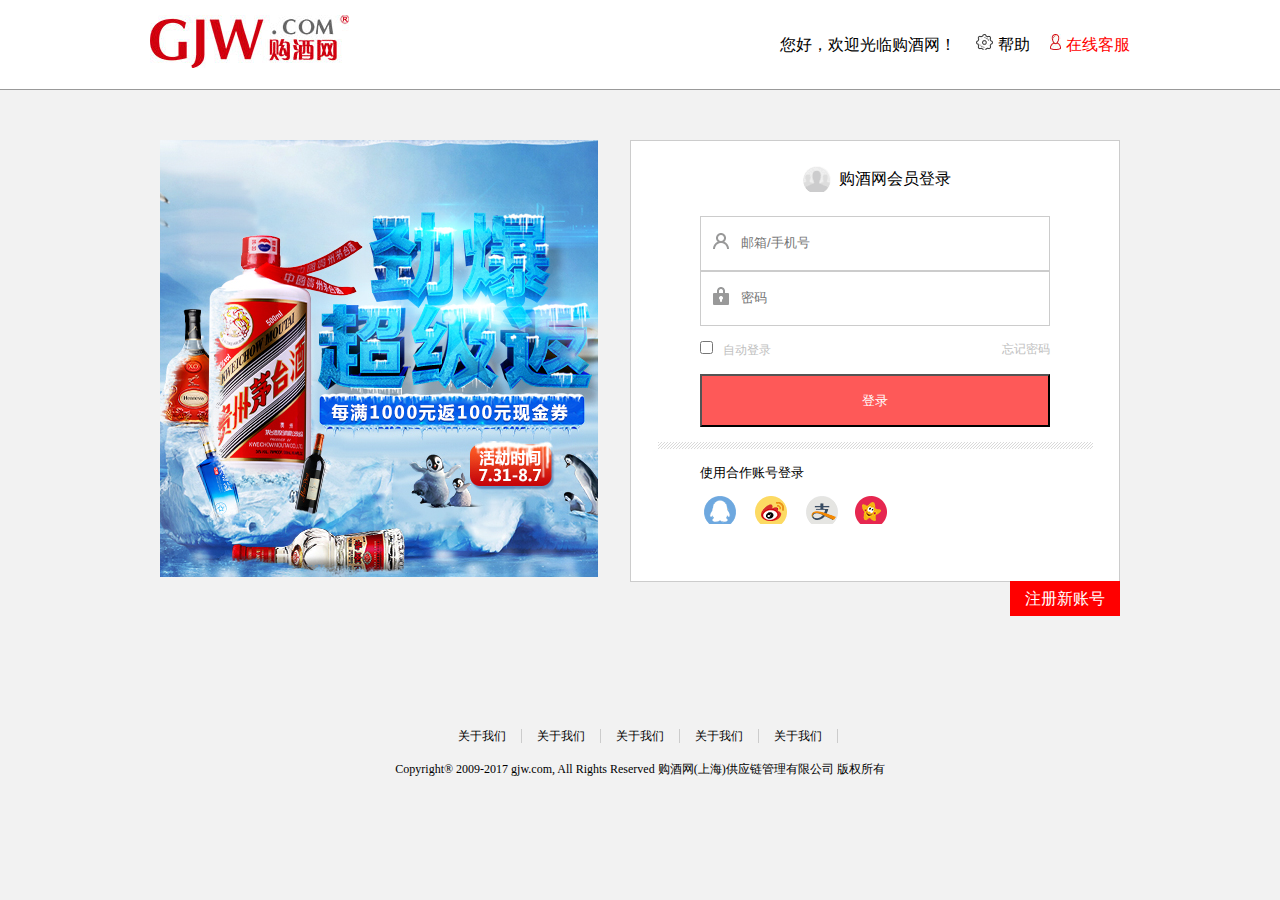
<file: login.html>
<!DOCTYPE html>
<html>
	<head>
		<meta charset="UTF-8">
		<title>购酒网登录</title>
		<link rel="stylesheet" href="css/register.css">
		<script src="js/jquery-1.11.3.js"></script>
	</head>
	<body>
		<!-------------------------top---------------------------->
		<div class="top">
			<div class="top1">
				<h1><img src="imgregister/hd_logo.jpg"></h1>
				<ul>
					<li>您好，欢迎光临购酒网！</li>
					<li><a href="#"><img src="imgregister/shezhi.jpg">帮助</a></li>
					<li><a href="#" class="kufu"><img src="imgregister/kefu.jpg">在线客服</a></li>										
				</ul>
			</div>
		</div>
		<!--------------------------main--------------------->
		<div class="main">
			<div class="content_m">
			<div class="denglu"> 
				<div class="left">
					<h1>
					<img src="imgregister/left.jpg">
					</h1>
				</div>

				<div class="right">						
					<div class="tdeng">
						<p><span></span>购酒网会员登录</p>
					</div>
					
					<div class="login_1">		
						<ol>
							<li><span></span><input type="text" id="lphone" placeholder="邮箱/手机号"></li>
							<li><span></span><input type="password" id="lpsd1" placeholder="密码"></span></li>
							<p><span><input type="checkbox" id="che">自动登录 </span> <a href="#">忘记密码</a></p>
							<input type="submit" value="登录" id="dbtn">				
						</ol>
							<h1><em></em></h1>
							<h5>使用合作账号登录</h5>
							<h2><a href="#"></a><a href="#"></a><a href="#"></a><a href="#"></a></h2>
					</div>						
					
				</div>
				<div class="new">
						<a href="register.html">注册新账号</a>
				</div>
			</div>
			</div>
		</div>
		<div class="foot">
			<p><a href="#">关于我们</a><a href="#">关于我们</a><a href="#">关于我们</a><a href="#">关于我们</a><a href="#">关于我们</a></p>
	 	    <p class="bq">Copyright® 2009-2017 gjw.com, All Rights Reserved 购酒网(上海)供应链管理有限公司 版权所有</p>
		</div>
	</body>
	<script src="js/function.js"></script>
	<script src="js/login.js"></script>
	
</html>
</file>
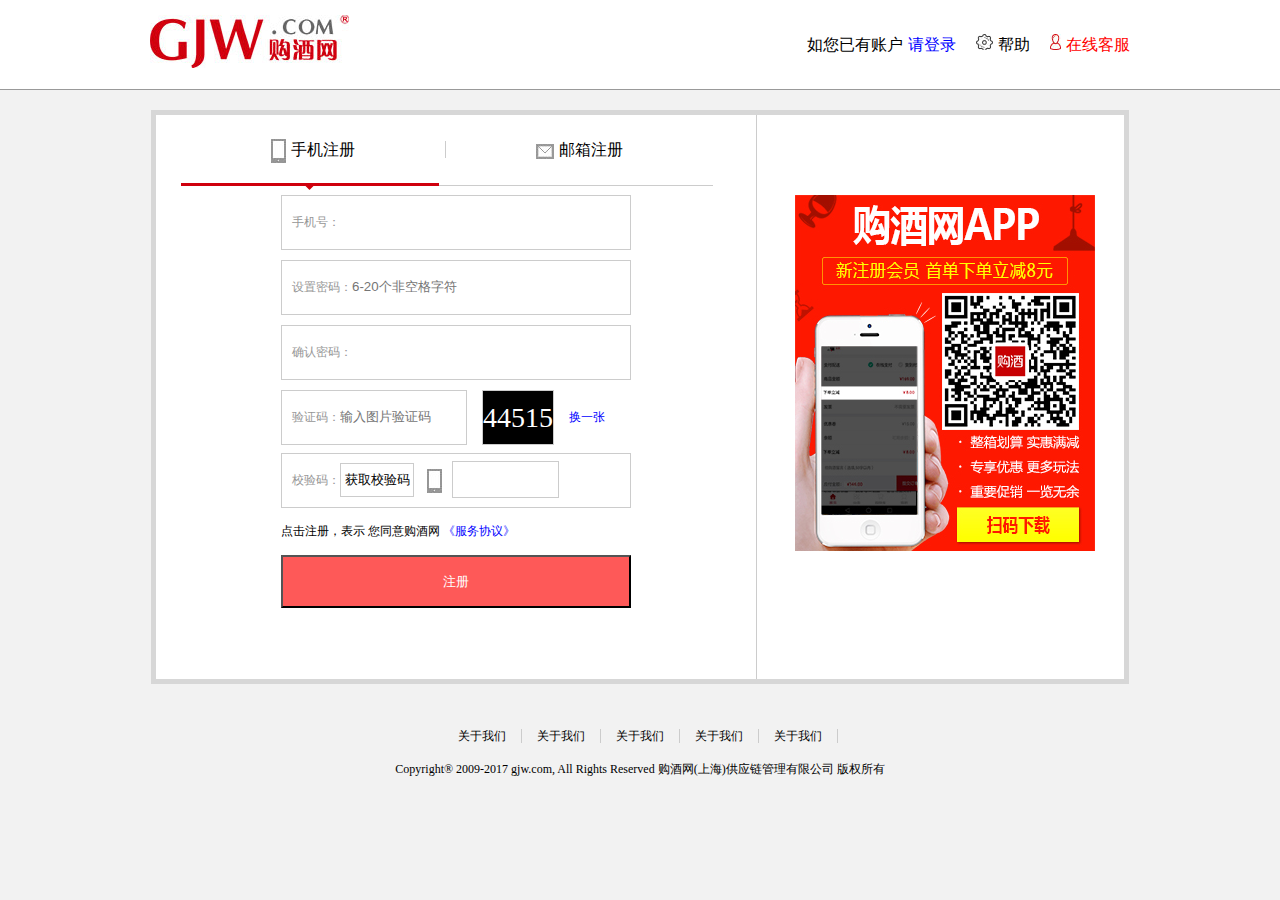
<file: register.html>
<!DOCTYPE html>
<html>
	<head>
		<meta charset="UTF-8">
		<title>购酒网注册</title>
		<link rel="stylesheet" href="css/register.css">
		<script src="js/jquery-1.11.3.js"></script>
	</head>
	<body>
		<!-------------------------top---------------------------->
		<div class="top">
			<div class="top1">
				<h1><img src="imgregister/hd_logo.jpg"></h1>
				<ul>
					<li>如您已有账户<a href="login.html" class="reg">请登录</a></li>
					<li><a href="#"><img src="imgregister/shezhi.jpg">帮助</a></li>
					<li><a href="#" class="kufu"><img src="imgregister/kefu.jpg">在线客服</a></li>										
				</ul>
			</div>
		</div>
		<!--------------------------main--------------------->
		<div class="main">
			<div class="content_m">
			<div class="zhuce"> 
				<div class="left">						
					<ul class="ka">
						<li><a href="#"><img src="imgregister/phone.jpg">手机注册</a><span class="backg"></span></li>
						<li><a href="#"><img src="imgregister/email.jpg">邮箱注册</a><span></span></li>
					</ul>
					
					<div class="infor1" id="infor1" >		
						<ol>
							<li>手机号：<input type="text" id="phone"><span id="sphone" class="spp"></span></li>
							<li>设置密码：<input type="password" id="psd1" placeholder="6-20个非空格字符"><span id="spsd1" class="spp"></span></li>
							<li>确认密码：<input type="password" id="psd2" placeholder=""><span id="spsd2" class="spp"></span></li>
							<li class="yanz"><span class="yanzh">验证码：<input type="text" id="yan" placeholder="输入图片验证码"></span><span id="syan"></span><span id="huan">换一张</span></li>
							<li class="jiaoyan">校验码：<input type="button" value="获取校验码" id="qu"> <img src="imgregister/phone.jpg"><input type="text" id="inpy"></li>
							<p>点击注册，表示 您同意购酒网  <a href="#">《服务协议》</a></p>
							<input type="submit" value="注册" id="btn">
						</ol>
						
					</div>
					<div id="infor2"> 						
						<ol>
							<li><b>*</b>邮箱：<input type="text" id="ema" required="required"><span id="sema" class="spp"></span></li>
							<li><b>*</b>设置密码：<input type="password" id="psd10" placeholder="6-20个非空格字符"required="required"><span id="spsd10" class="spp"></span></li>
							<li><b>*</b>确认密码：<input type="password" id="psd20" placeholder=""required="required"><span id="spsd20" class="spp"></span></li>
							<li>手机号：<input type="text" id="phone0"><span id="sphone0" class="spp"></span></li>							
							<li class="yanz"><span class="yanzh yanzh0">验证码：<input type="text" id="yan0" placeholder="输入图片验证码"></span><span id="syan0"></span><span id="huan0">换一张</span></li>	
							<p>点击注册，表示 您同意购酒网  <a href="#">《服务协议》</a></p>
							<input type="button" value="注册" id="btn0">
						</ol>
						
					</div>
					
				</div>
				<div class="right">
					<h1>
					<img src="imgregister/app.jpg">
					</h1>
				</div>
			</div>
			</div>
			
		</div>
		<div class="foot">
			<p><a href="#">关于我们</a><a href="#">关于我们</a><a href="#">关于我们</a><a href="#">关于我们</a><a href="#">关于我们</a></p>
	 	    <p class="bq">Copyright® 2009-2017 gjw.com, All Rights Reserved 购酒网(上海)供应链管理有限公司 版权所有</p>
		</div>
	</body>
	<script src="js/function.js"></script>
	<script src="js/register.js"></script>

</html>
</file>
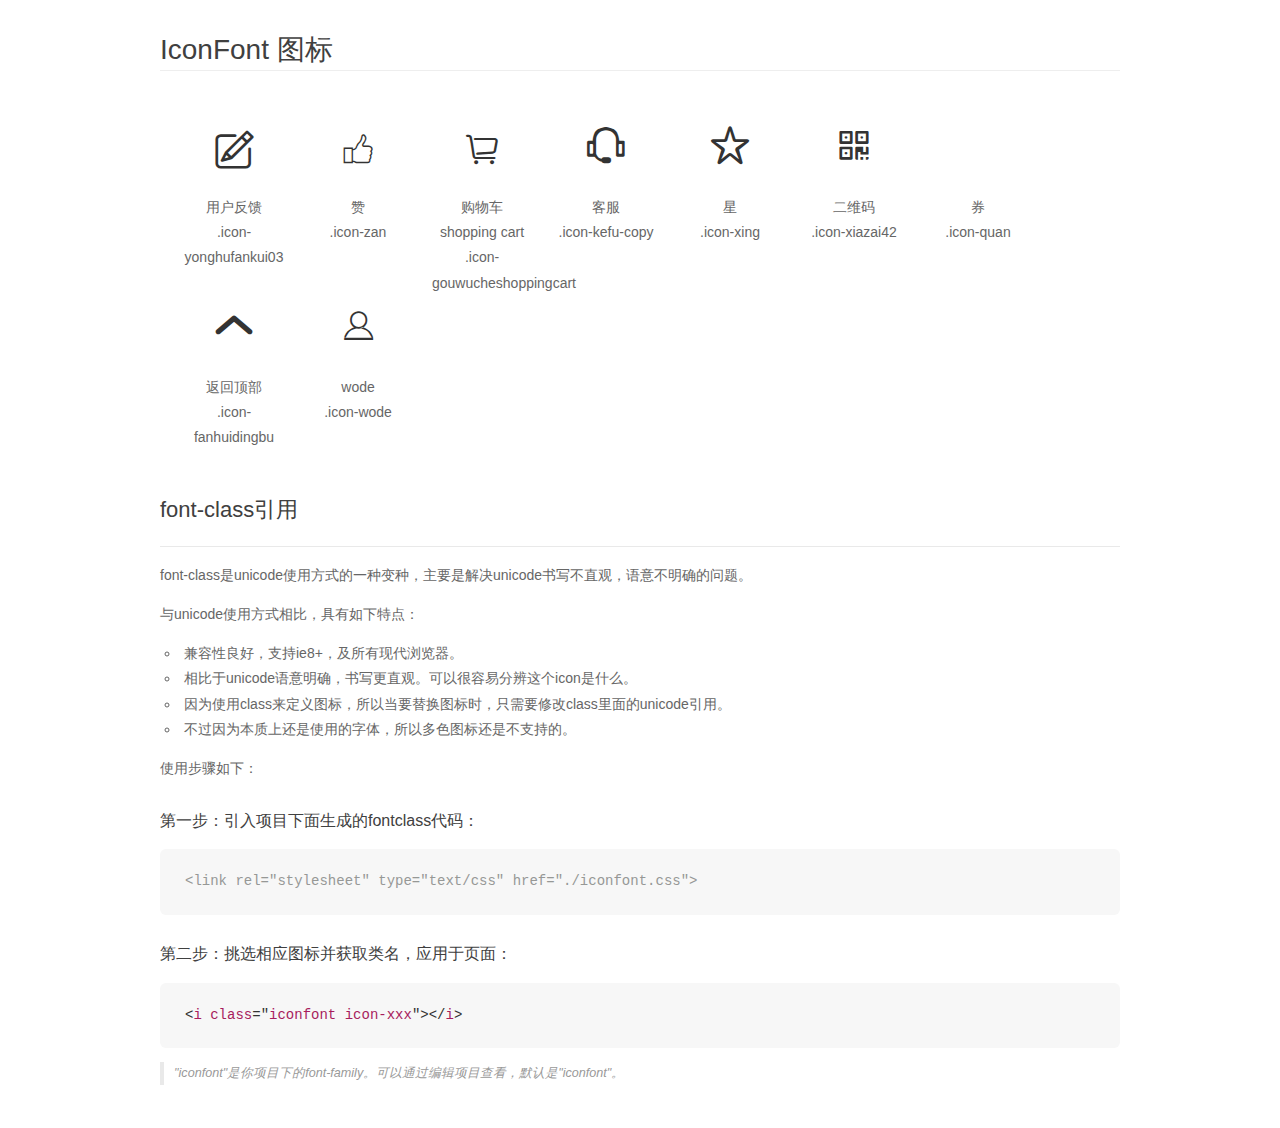
<file: font_381646_arz8tkp3wcgcik9/demo_fontclass.html>
<!DOCTYPE html>
<html>
<head>
    <meta charset="utf-8"/>
    <title>IconFont</title>
    <link rel="stylesheet" href="demo.css">
    <link rel="stylesheet" href="iconfont.css">
</head>
<body>
    <div class="main markdown">
        <h1>IconFont 图标</h1>
        <ul class="icon_lists clear">
            
                <li>
                <i class="icon iconfont icon-yonghufankui03"></i>
                    <div class="name">用户反馈</div>
                    <div class="fontclass">.icon-yonghufankui03</div>
                </li>
            
                <li>
                <i class="icon iconfont icon-zan"></i>
                    <div class="name">赞</div>
                    <div class="fontclass">.icon-zan</div>
                </li>
            
                <li>
                <i class="icon iconfont icon-gouwucheshoppingcart"></i>
                    <div class="name">购物车 shopping cart</div>
                    <div class="fontclass">.icon-gouwucheshoppingcart</div>
                </li>
            
                <li>
                <i class="icon iconfont icon-kefu-copy"></i>
                    <div class="name">客服</div>
                    <div class="fontclass">.icon-kefu-copy</div>
                </li>
            
                <li>
                <i class="icon iconfont icon-xing"></i>
                    <div class="name">星</div>
                    <div class="fontclass">.icon-xing</div>
                </li>
            
                <li>
                <i class="icon iconfont icon-xiazai42"></i>
                    <div class="name">二维码</div>
                    <div class="fontclass">.icon-xiazai42</div>
                </li>
            
                <li>
                <i class="icon iconfont icon-quan"></i>
                    <div class="name">券</div>
                    <div class="fontclass">.icon-quan</div>
                </li>
            
                <li>
                <i class="icon iconfont icon-fanhuidingbu"></i>
                    <div class="name">返回顶部</div>
                    <div class="fontclass">.icon-fanhuidingbu</div>
                </li>
            
                <li>
                <i class="icon iconfont icon-wode"></i>
                    <div class="name">wode</div>
                    <div class="fontclass">.icon-wode</div>
                </li>
            
        </ul>

        <h2 id="font-class-">font-class引用</h2>
        <hr>

        <p>font-class是unicode使用方式的一种变种，主要是解决unicode书写不直观，语意不明确的问题。</p>
        <p>与unicode使用方式相比，具有如下特点：</p>
        <ul>
        <li>兼容性良好，支持ie8+，及所有现代浏览器。</li>
        <li>相比于unicode语意明确，书写更直观。可以很容易分辨这个icon是什么。</li>
        <li>因为使用class来定义图标，所以当要替换图标时，只需要修改class里面的unicode引用。</li>
        <li>不过因为本质上还是使用的字体，所以多色图标还是不支持的。</li>
        </ul>
        <p>使用步骤如下：</p>
        <h3 id="-fontclass-">第一步：引入项目下面生成的fontclass代码：</h3>


        <pre><code class="lang-js hljs javascript"><span class="hljs-comment">&lt;link rel="stylesheet" type="text/css" href="./iconfont.css"&gt;</span></code></pre>
        <h3 id="-">第二步：挑选相应图标并获取类名，应用于页面：</h3>
        <pre><code class="lang-css hljs">&lt;<span class="hljs-selector-tag">i</span> <span class="hljs-selector-tag">class</span>="<span class="hljs-selector-tag">iconfont</span> <span class="hljs-selector-tag">icon-xxx</span>"&gt;&lt;/<span class="hljs-selector-tag">i</span>&gt;</code></pre>
        <blockquote>
        <p>"iconfont"是你项目下的font-family。可以通过编辑项目查看，默认是"iconfont"。</p>
        </blockquote>
    </div>
</body>
</html>
</file>
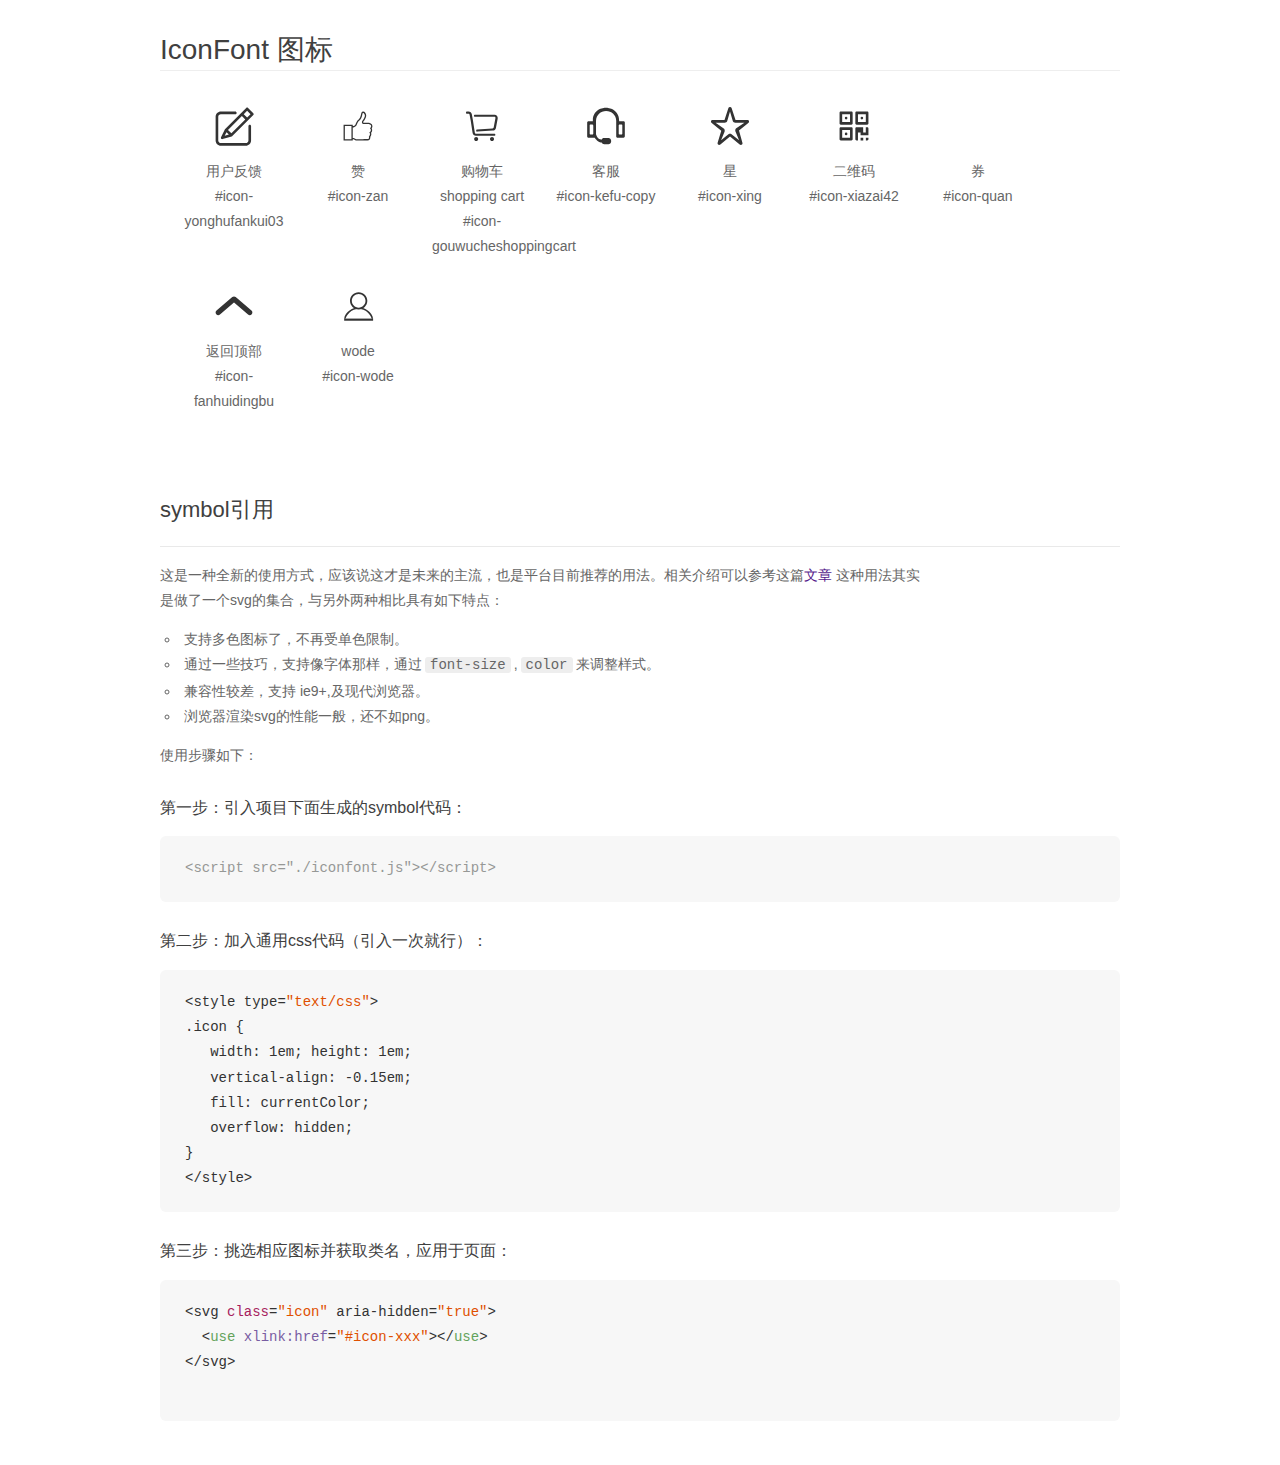
<file: font_381646_arz8tkp3wcgcik9/demo_symbol.html>
<!DOCTYPE html>
<html>
<head>
    <meta charset="utf-8"/>
    <title>IconFont</title>
    <link rel="stylesheet" href="demo.css">
    <script src="iconfont.js"></script>

    <style type="text/css">
        .icon {
          /* 通过设置 font-size 来改变图标大小 */
          width: 1em; height: 1em;
          /* 图标和文字相邻时，垂直对齐 */
          vertical-align: -0.15em;
          /* 通过设置 color 来改变 SVG 的颜色/fill */
          fill: currentColor;
          /* path 和 stroke 溢出 viewBox 部分在 IE 下会显示
             normalize.css 中也包含这行 */
          overflow: hidden;
        }

    </style>
</head>
<body>
    <div class="main markdown">
        <h1>IconFont 图标</h1>
        <ul class="icon_lists clear">
            
                <li>
                    <svg class="icon" aria-hidden="true">
                        <use xlink:href="#icon-yonghufankui03"></use>
                    </svg>
                    <div class="name">用户反馈</div>
                    <div class="fontclass">#icon-yonghufankui03</div>
                </li>
            
                <li>
                    <svg class="icon" aria-hidden="true">
                        <use xlink:href="#icon-zan"></use>
                    </svg>
                    <div class="name">赞</div>
                    <div class="fontclass">#icon-zan</div>
                </li>
            
                <li>
                    <svg class="icon" aria-hidden="true">
                        <use xlink:href="#icon-gouwucheshoppingcart"></use>
                    </svg>
                    <div class="name">购物车 shopping cart</div>
                    <div class="fontclass">#icon-gouwucheshoppingcart</div>
                </li>
            
                <li>
                    <svg class="icon" aria-hidden="true">
                        <use xlink:href="#icon-kefu-copy"></use>
                    </svg>
                    <div class="name">客服</div>
                    <div class="fontclass">#icon-kefu-copy</div>
                </li>
            
                <li>
                    <svg class="icon" aria-hidden="true">
                        <use xlink:href="#icon-xing"></use>
                    </svg>
                    <div class="name">星</div>
                    <div class="fontclass">#icon-xing</div>
                </li>
            
                <li>
                    <svg class="icon" aria-hidden="true">
                        <use xlink:href="#icon-xiazai42"></use>
                    </svg>
                    <div class="name">二维码</div>
                    <div class="fontclass">#icon-xiazai42</div>
                </li>
            
                <li>
                    <svg class="icon" aria-hidden="true">
                        <use xlink:href="#icon-quan"></use>
                    </svg>
                    <div class="name">券</div>
                    <div class="fontclass">#icon-quan</div>
                </li>
            
                <li>
                    <svg class="icon" aria-hidden="true">
                        <use xlink:href="#icon-fanhuidingbu"></use>
                    </svg>
                    <div class="name">返回顶部</div>
                    <div class="fontclass">#icon-fanhuidingbu</div>
                </li>
            
                <li>
                    <svg class="icon" aria-hidden="true">
                        <use xlink:href="#icon-wode"></use>
                    </svg>
                    <div class="name">wode</div>
                    <div class="fontclass">#icon-wode</div>
                </li>
            
        </ul>


        <h2 id="symbol-">symbol引用</h2>
        <hr>

        <p>这是一种全新的使用方式，应该说这才是未来的主流，也是平台目前推荐的用法。相关介绍可以参考这篇<a href="">文章</a>
        这种用法其实是做了一个svg的集合，与另外两种相比具有如下特点：</p>
        <ul>
          <li>支持多色图标了，不再受单色限制。</li>
          <li>通过一些技巧，支持像字体那样，通过<code>font-size</code>,<code>color</code>来调整样式。</li>
          <li>兼容性较差，支持 ie9+,及现代浏览器。</li>
          <li>浏览器渲染svg的性能一般，还不如png。</li>
        </ul>
        <p>使用步骤如下：</p>
        <h3 id="-symbol-">第一步：引入项目下面生成的symbol代码：</h3>
        <pre><code class="lang-js hljs javascript"><span class="hljs-comment">&lt;script src="./iconfont.js"&gt;&lt;/script&gt;</span></code></pre>
        <h3 id="-css-">第二步：加入通用css代码（引入一次就行）：</h3>
        <pre><code class="lang-js hljs javascript">&lt;style type=<span class="hljs-string">"text/css"</span>&gt;
.icon {
   width: <span class="hljs-number">1</span>em; height: <span class="hljs-number">1</span>em;
   vertical-align: <span class="hljs-number">-0.15</span>em;
   fill: currentColor;
   overflow: hidden;
}
&lt;<span class="hljs-regexp">/style&gt;</span></code></pre>
        <h3 id="-">第三步：挑选相应图标并获取类名，应用于页面：</h3>
        <pre><code class="lang-js hljs javascript">&lt;svg <span class="hljs-class"><span class="hljs-keyword">class</span></span>=<span class="hljs-string">"icon"</span> aria-hidden=<span class="hljs-string">"true"</span>&gt;<span class="xml"><span class="hljs-tag">
  &lt;<span class="hljs-name">use</span> <span class="hljs-attr">xlink:href</span>=<span class="hljs-string">"#icon-xxx"</span>&gt;</span><span class="hljs-tag">&lt;/<span class="hljs-name">use</span>&gt;</span>
</span>&lt;<span class="hljs-regexp">/svg&gt;
        </span></code></pre>
    </div>
</body>
</html>
</file>
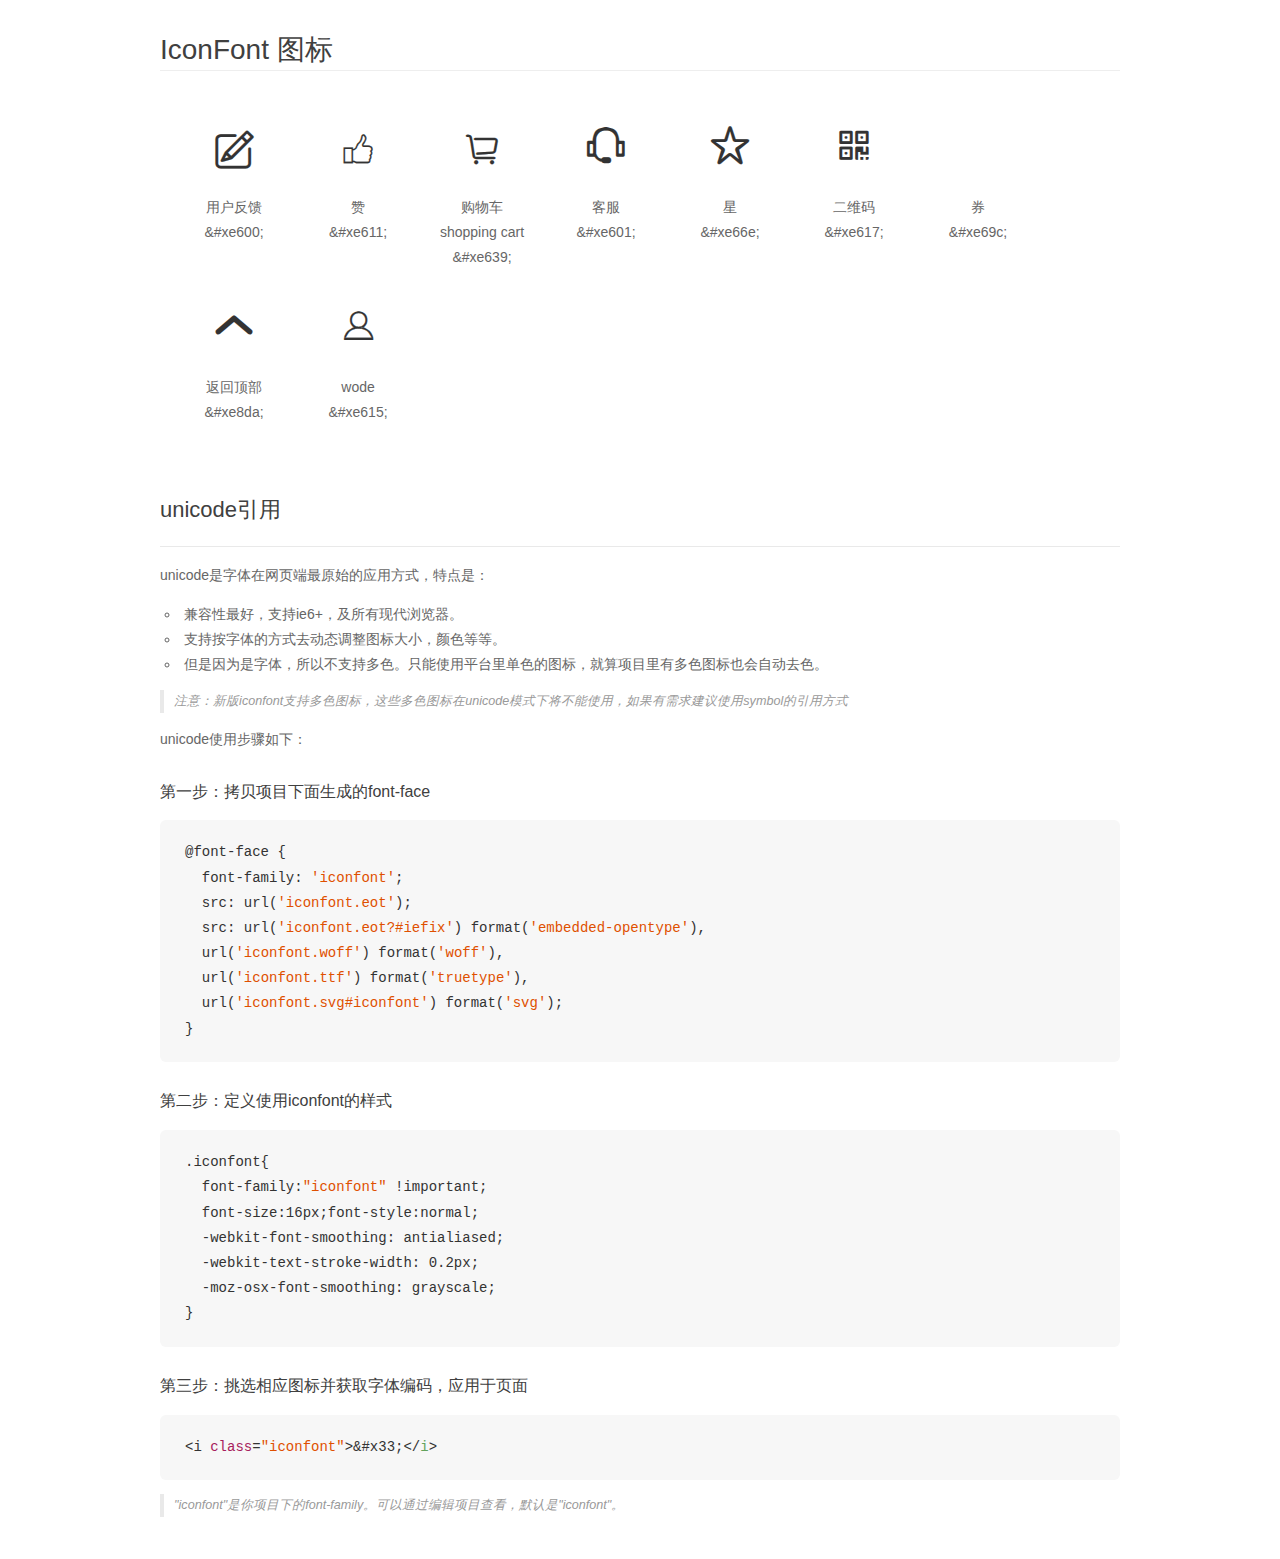
<file: font_381646_arz8tkp3wcgcik9/demo_unicode.html>
<!DOCTYPE html>
<html>
<head>
    <meta charset="utf-8"/>
    <title>IconFont</title>
    <link rel="stylesheet" href="demo.css">

    <style type="text/css">

        @font-face {font-family: "iconfont";
          src: url('iconfont.eot'); /* IE9*/
          src: url('iconfont.eot#iefix') format('embedded-opentype'), /* IE6-IE8 */
          url('iconfont.woff') format('woff'), /* chrome, firefox */
          url('iconfont.ttf') format('truetype'), /* chrome, firefox, opera, Safari, Android, iOS 4.2+*/
          url('iconfont.svg#iconfont') format('svg'); /* iOS 4.1- */
        }

        .iconfont {
          font-family:"iconfont" !important;
          font-size:16px;
          font-style:normal;
          -webkit-font-smoothing: antialiased;
          -webkit-text-stroke-width: 0.2px;
          -moz-osx-font-smoothing: grayscale;
        }

    </style>
</head>
<body>
    <div class="main markdown">
        <h1>IconFont 图标</h1>
        <ul class="icon_lists clear">
            
                <li>
                <i class="icon iconfont">&#xe600;</i>
                    <div class="name">用户反馈</div>
                    <div class="code">&amp;#xe600;</div>
                </li>
            
                <li>
                <i class="icon iconfont">&#xe611;</i>
                    <div class="name">赞</div>
                    <div class="code">&amp;#xe611;</div>
                </li>
            
                <li>
                <i class="icon iconfont">&#xe639;</i>
                    <div class="name">购物车 shopping cart</div>
                    <div class="code">&amp;#xe639;</div>
                </li>
            
                <li>
                <i class="icon iconfont">&#xe601;</i>
                    <div class="name">客服</div>
                    <div class="code">&amp;#xe601;</div>
                </li>
            
                <li>
                <i class="icon iconfont">&#xe66e;</i>
                    <div class="name">星</div>
                    <div class="code">&amp;#xe66e;</div>
                </li>
            
                <li>
                <i class="icon iconfont">&#xe617;</i>
                    <div class="name">二维码</div>
                    <div class="code">&amp;#xe617;</div>
                </li>
            
                <li>
                <i class="icon iconfont">&#xe69c;</i>
                    <div class="name">券</div>
                    <div class="code">&amp;#xe69c;</div>
                </li>
            
                <li>
                <i class="icon iconfont">&#xe8da;</i>
                    <div class="name">返回顶部</div>
                    <div class="code">&amp;#xe8da;</div>
                </li>
            
                <li>
                <i class="icon iconfont">&#xe615;</i>
                    <div class="name">wode</div>
                    <div class="code">&amp;#xe615;</div>
                </li>
            
        </ul>
        <h2 id="unicode-">unicode引用</h2>
        <hr>

        <p>unicode是字体在网页端最原始的应用方式，特点是：</p>
        <ul>
        <li>兼容性最好，支持ie6+，及所有现代浏览器。</li>
        <li>支持按字体的方式去动态调整图标大小，颜色等等。</li>
        <li>但是因为是字体，所以不支持多色。只能使用平台里单色的图标，就算项目里有多色图标也会自动去色。</li>
        </ul>
        <blockquote>
        <p>注意：新版iconfont支持多色图标，这些多色图标在unicode模式下将不能使用，如果有需求建议使用symbol的引用方式</p>
        </blockquote>
        <p>unicode使用步骤如下：</p>
        <h3 id="-font-face">第一步：拷贝项目下面生成的font-face</h3>
        <pre><code class="lang-js hljs javascript">@font-face {
  font-family: <span class="hljs-string">'iconfont'</span>;
  src: url(<span class="hljs-string">'iconfont.eot'</span>);
  src: url(<span class="hljs-string">'iconfont.eot?#iefix'</span>) format(<span class="hljs-string">'embedded-opentype'</span>),
  url(<span class="hljs-string">'iconfont.woff'</span>) format(<span class="hljs-string">'woff'</span>),
  url(<span class="hljs-string">'iconfont.ttf'</span>) format(<span class="hljs-string">'truetype'</span>),
  url(<span class="hljs-string">'iconfont.svg#iconfont'</span>) format(<span class="hljs-string">'svg'</span>);
}
</code></pre>
        <h3 id="-iconfont-">第二步：定义使用iconfont的样式</h3>
        <pre><code class="lang-js hljs javascript">.iconfont{
  font-family:<span class="hljs-string">"iconfont"</span> !important;
  font-size:<span class="hljs-number">16</span>px;font-style:normal;
  -webkit-font-smoothing: antialiased;
  -webkit-text-stroke-width: <span class="hljs-number">0.2</span>px;
  -moz-osx-font-smoothing: grayscale;
}
</code></pre>
        <h3 id="-">第三步：挑选相应图标并获取字体编码，应用于页面</h3>
        <pre><code class="lang-js hljs javascript">&lt;i <span class="hljs-class"><span class="hljs-keyword">class</span></span>=<span class="hljs-string">"iconfont"</span>&gt;&amp;#x33;<span class="xml"><span class="hljs-tag">&lt;/<span class="hljs-name">i</span>&gt;</span></span></code></pre>

        <blockquote>
        <p>"iconfont"是你项目下的font-family。可以通过编辑项目查看，默认是"iconfont"。</p>
        </blockquote>
    </div>


</body>
</html>
</file>
<file: css/register.css>
* {
  margin: 0;
  padding: 0;
}

li {
  list-style: none;
}

a {
  text-decoration: none;
  color: #000;
}

body {
  background: #f2f2f2;
  height: 100%;
}

/****************************top*******************/
.top {
  width: 100%;
  height: 89px;
  border-bottom: 1px solid #999;
  background: #fff;
}

.top1 {
  width: 980px;
  height: 89px;
  margin: 0 auto;
}

.top1 h1 {
  height: 53px;
  width: 199px;
  float: left;
  padding-top: 15px;
}

.top1 ul {
  float: right;
  line-height: 89px;
  height: 89px;
}

.top1 ul li {
  float: left;
  padding-left: 20px;
}

.top1 ul li img {
  padding-right: 5px;
}

.top1 ul li .reg {
  color: blue;
  padding-left: 5px;
}

.top1 ul li .kufu {
  color: red;
}

/****************************zhuce****************************/
.main {
  width: 100%;
  height: 630px;
}

.content_m {
  width: 100%;
  padding-top: 20px;
  height: 600px;
}

.zhuce {
  width: 968px;
  height: 564px;
  background: #fff;
  margin: 0px auto;
  border: 5px solid #d7d7d7;
}

.zhuce .left {
  width: 600px;
  float: left;
  height: 564px;
  border-right: 1px solid #ccc;
}

.zhuce .left ul {
  width: 540px;
  height: 70px;
  line-height: 70px;
  margin-left: 25px;
}

.zhuce .left ul li {
  float: left;
  text-align: center;
  border-bottom: 1px solid #ccc;
  position: relative;
}

.zhuce .left ul li a {
  padding: 0 90px;
  border-right: 1px solid #ccc;
}

.zhuce .left ul li:last-child a {
  border: none;
}

.zhuce .left ul li a img {
  vertical-align: middle;
  padding-right: 5px;
}

.zhuce .left ul li span {
  display: none;
  position: absolute;
  background: url(../imgregister/loginIcon.gif) no-repeat 0 -36px;
  padding-top: 5px;
  padding-bottom: 5px;
  padding-left: 258px;
  left: 0;
  bottom: -7px;
}

.backg {
  display: block !important;
}

.infor1 {
  display: block !important;
}

#infor1, #infor2 {
  width: 600px;
  display: none;
}

#infor1 ol, #infor2 ol {
  margin: 0 auto;
  width: 350px;
}

#infor1 ol li, #infor2 ol li {
  border: 1px solid #ccc;
  height: 53px;
  margin-top: 10px;
  line-height: 53px;
  padding: 0 10px;
  color: #969696;
  font-size: 12px;
}

#infor1 ol li input, #infor2 ol li input {
  border: medium none;
  width: 150px;
  background: #fff;
}

#infor1 ol li #inpy, #infor2 ol li #inpy {
  border: 1px solid #ccc;
  width: 105px;
  height: 35px;
}

#infor1 ol li #qu, #infor2 ol li #qu {
  width: 74px;
  height: 34px;
  border: 1px solid #ccc;
}

#infor1 ol p, #infor2 ol p {
  font-size: 12px;
  padding: 15px 0;
}

#infor1 ol p a, #infor2 ol p a {
  font-size: 12px;
  color: blue;
}

#infor1 ol .yanz, #infor2 ol .yanz {
  border: none;
  padding-left: 0;
}

#infor1 ol .yanz .yanzh, #infor2 ol .yanz .yanzh {
  width: 174px;
  padding: 0;
  border: 1px solid #ccc;
  display: inline-block;
  margin-right: 15px;
  padding-left: 10px;
}

#infor1 ol .yanz span, #infor2 ol .yanz span {
  display: inline-block;
  vertical-align: middle;
}

#infor1 ol .yanz input, #infor2 ol .yanz input {
  width: 100px;
}

#infor2 b {
  color: red;
}

.jiaoyan img {
  vertical-align: middle;
  padding: 0 10px;
}

#btn, #btn0, #dbtn {
  width: 350px;
  height: 53px;
  background: #fe5958;
  color: #fff;
}

#huan, #huan0 {
  cursor: pointer;
  color: blue;
}

#syan, #syan0 {
  border: 1px solid #ccc;
  font-size: 28px;
  color: #fFF;
  margin-right: 15px;
  background: #000;
}

.error {
  color: red;
  background: #fff url(../imgregister/loginIcon.gif) no-repeat -16px -20px;
  padding-left: 20px;
}

.success {
  background: url(../imgregister/loginIcon.gif) no-repeat 0 -20px;
  padding-left: 16px;
}

.zhuce .right {
  width: 358px;
  float: right;
  height: 564px;
}

.zhuce .right h1 {
  text-align: center;
  padding-top: 80px;
}

/***********************foot**********************************/
.foot p {
  text-align: center;
  font-size: 12px;
  padding: 8px 0;
}

.foot p a {
  padding: 0 15px;
  border-right: 1px solid #ccc;
}

/**************************denglu*************************************/
.denglu {
  position: relative;
  width: 960px;
  height: 476px;
  margin: 0px auto;
  padding-top: 30px;
}

.denglu .left {
  width: 436px;
  height: 435px;
  float: left;
}

.denglu .right {
  width: 488px;
  height: 440px;
  border: 1px solid #ccc;
  float: right;
  background: #fff;
}

.denglu .right .tdeng {
  height: 75px;
}

.denglu .right .tdeng p {
  height: 75px;
  line-height: 75px;
  text-align: center;
}

.denglu .right .tdeng p span {
  padding-left: 40px;
  padding-top: 5px;
  padding-bottom: 5px;
  background: url(../imgregister/loginIcon.gif) no-repeat -90px 0;
}

.denglu .right .login_1 h1 {
  margin: 0 auto;
  width: 435px;
}

.denglu .right .login_1 h1 em {
  display: block;
  margin: 15px 0;
  width: 435px;
  height: 7px;
  border: none;
  background: url(../imgregister/dashed_bg_06.gif) repeat-x;
}

.denglu .right .login_1 ol {
  margin: 0 auto;
  width: 350px;
}

.denglu .right .login_1 ol li {
  border: 1px solid #ccc;
  height: 53px;
  line-height: 53px;
  padding: 0 10px;
  color: #969696;
  font-size: 12px;
}

.denglu .right .login_1 ol li span {
  padding-left: 20px;
  padding-top: 5px;
  padding-bottom: 5px;
}

.denglu .right .login_1 ol li input {
  padding-left: 10px;
  border: medium none;
}

.denglu .right .login_1 ol li:nth-child(1) span {
  background: url(../imgregister/loginIcon.gif) no-repeat -45px 0;
}

.denglu .right .login_1 ol li:nth-child(2) span {
  background: url(../imgregister/loginIcon.gif) no-repeat -70px 0;
}

.denglu .right .login_1 ol p span {
  font-size: 12px;
  float: left;
  padding: 15px 0;
  color: #C0C0C0;
}

.denglu .right .login_1 ol p span input {
  margin-right: 10px;
}

.denglu .right .login_1 ol p a {
  font-size: 12px;
  float: right;
  padding: 15px 0;
  color: #C0C0C0;
}

.denglu .right .login_1 ol p a:hover {
  color: red;
}

.denglu .right .login_1 h5 {
  font-weight: normal;
  margin: 0 auto;
  width: 350px;
}

.denglu .right .login_1 h2 {
  margin: 0 auto;
  width: 350px;
  padding-top: 10px;
}

.denglu .right .login_1 h2 a {
  padding-left: 40px;
  padding-bottom: 6px;
  margin-right: 10px;
  margin-top: 10px;
}

.denglu .right .login_1 h2 a:nth-child(1) {
  background: url(../imgregister/loginIcon.gif) no-repeat -138px 0;
}

.denglu .right .login_1 h2 a:nth-child(2) {
  background: url(../imgregister/loginIcon.gif) no-repeat -189px 0;
}

.denglu .right .login_1 h2 a:nth-child(3) {
  background: url(../imgregister/loginIcon.gif) no-repeat -240px 0;
}

.denglu .right .login_1 h2 a:nth-child(4) {
  background: url(../imgregister/loginIcon.gif) no-repeat -293px 0;
}

.denglu .new {
  position: absolute;
  right: 0;
  bottom: 0;
  background: red;
  width: 110px;
  height: 35px;
  text-align: center;
  line-height: 35px;
}

.denglu .new a {
  color: #fff;
}
</file>
<file: font_381646_arz8tkp3wcgcik9/iconfont.css>
@font-face {font-family: "iconfont";
  src: url('iconfont.eot?t=1502375154255'); /* IE9*/
  src: url('iconfont.eot?t=1502375154255#iefix') format('embedded-opentype'), /* IE6-IE8 */
  url('iconfont.woff?t=1502375154255') format('woff'), /* chrome, firefox */
  url('iconfont.ttf?t=1502375154255') format('truetype'), /* chrome, firefox, opera, Safari, Android, iOS 4.2+*/
  url('iconfont.svg?t=1502375154255#iconfont') format('svg'); /* iOS 4.1- */
}

.iconfont {
  font-family:"iconfont" !important;
  font-size:16px;
  font-style:normal;
  -webkit-font-smoothing: antialiased;
  -moz-osx-font-smoothing: grayscale;
}

.icon-yonghufankui03:before { content: "\e600"; }

.icon-zan:before { content: "\e611"; }

.icon-gouwucheshoppingcart:before { content: "\e639"; }

.icon-kefu-copy:before { content: "\e601"; }

.icon-xing:before { content: "\e66e"; }

.icon-xiazai42:before { content: "\e617"; }

.icon-quan:before { content: "\e69c"; }

.icon-fanhuidingbu:before { content: "\e8da"; }

.icon-wode:before { content: "\e615"; }
</file>
<file: font_381646_arz8tkp3wcgcik9/demo.css>
*{margin: 0;padding: 0;list-style: none;}
/*
KISSY CSS Reset
理念：1. reset 的目的不是清除浏览器的默认样式，这仅是部分工作。清除和重置是紧密不可分的。
2. reset 的目的不是让默认样式在所有浏览器下一致，而是减少默认样式有可能带来的问题。
3. reset 期望提供一套普适通用的基础样式。但没有银弹，推荐根据具体需求，裁剪和修改后再使用。
特色：1. 适应中文；2. 基于最新主流浏览器。
维护：玉伯<lifesinger@gmail.com>, 正淳<ragecarrier@gmail.com>
 */

/** 清除内外边距 **/
body, h1, h2, h3, h4, h5, h6, hr, p, blockquote, /* structural elements 结构元素 */
dl, dt, dd, ul, ol, li, /* list elements 列表元素 */
pre, /* text formatting elements 文本格式元素 */
form, fieldset, legend, button, input, textarea, /* form elements 表单元素 */
th, td /* table elements 表格元素 */ {
  margin: 0;
  padding: 0;
}

/** 设置默认字体 **/
body,
button, input, select, textarea /* for ie */ {
  font: 12px/1.5 tahoma, arial, \5b8b\4f53, sans-serif;
}
h1, h2, h3, h4, h5, h6 { font-size: 100%; }
address, cite, dfn, em, var { font-style: normal; } /* 将斜体扶正 */
code, kbd, pre, samp { font-family: courier new, courier, monospace; } /* 统一等宽字体 */
small { font-size: 12px; } /* 小于 12px 的中文很难阅读，让 small 正常化 */

/** 重置列表元素 **/
ul, ol { list-style: none; }

/** 重置文本格式元素 **/
a { text-decoration: none; }
a:hover { text-decoration: underline; }


/** 重置表单元素 **/
legend { color: #000; } /* for ie6 */
fieldset, img { border: 0; } /* img 搭车：让链接里的 img 无边框 */
button, input, select, textarea { font-size: 100%; } /* 使得表单元素在 ie 下能继承字体大小 */
/* 注：optgroup 无法扶正 */

/** 重置表格元素 **/
table { border-collapse: collapse; border-spacing: 0; }

/* 清除浮动 */
.ks-clear:after, .clear:after {
  content: '\20';
  display: block;
  height: 0;
  clear: both;
}
.ks-clear, .clear {
  *zoom: 1;
}

.main {
  padding: 30px 100px;
width: 960px;
margin: 0 auto;
}
.main h1{font-size:36px; color:#333; text-align:left;margin-bottom:30px; border-bottom: 1px solid #eee;}

.helps{margin-top:40px;}
.helps pre{
  padding:20px;
  margin:10px 0;
  border:solid 1px #e7e1cd;
  background-color: #fffdef;
  overflow: auto;
}

.icon_lists{
  width: 100% !important;

}

.icon_lists li{
  float:left;
  width: 100px;
  height:180px;
  text-align: center;
  list-style: none !important;
}
.icon_lists .icon{
  font-size: 42px;
  line-height: 100px;
  margin: 10px 0;
  color:#333;
  -webkit-transition: font-size 0.25s ease-out 0s;
  -moz-transition: font-size 0.25s ease-out 0s;
  transition: font-size 0.25s ease-out 0s;

}
.icon_lists .icon:hover{
  font-size: 100px;
}



.markdown {
  color: #666;
  font-size: 14px;
  line-height: 1.8;
}

.highlight {
  line-height: 1.5;
}

.markdown img {
  vertical-align: middle;
  max-width: 100%;
}

.markdown h1 {
  color: #404040;
  font-weight: 500;
  line-height: 40px;
  margin-bottom: 24px;
}

.markdown h2,
.markdown h3,
.markdown h4,
.markdown h5,
.markdown h6 {
  color: #404040;
  margin: 1.6em 0 0.6em 0;
  font-weight: 500;
  clear: both;
}

.markdown h1 {
  font-size: 28px;
}

.markdown h2 {
  font-size: 22px;
}

.markdown h3 {
  font-size: 16px;
}

.markdown h4 {
  font-size: 14px;
}

.markdown h5 {
  font-size: 12px;
}

.markdown h6 {
  font-size: 12px;
}

.markdown hr {
  height: 1px;
  border: 0;
  background: #e9e9e9;
  margin: 16px 0;
  clear: both;
}

.markdown p,
.markdown pre {
  margin: 1em 0;
}

.markdown > p,
.markdown > blockquote,
.markdown > .highlight,
.markdown > ol,
.markdown > ul {
  width: 80%;
}

.markdown ul > li {
  list-style: circle;
}

.markdown > ul li,
.markdown blockquote ul > li {
  margin-left: 20px;
  padding-left: 4px;
}

.markdown > ul li p,
.markdown > ol li p {
  margin: 0.6em 0;
}

.markdown ol > li {
  list-style: decimal;
}

.markdown > ol li,
.markdown blockquote ol > li {
  margin-left: 20px;
  padding-left: 4px;
}

.markdown code {
  margin: 0 3px;
  padding: 0 5px;
  background: #eee;
  border-radius: 3px;
}

.markdown pre {
  border-radius: 6px;
  background: #f7f7f7;
  padding: 20px;
}

.markdown pre code {
  border: none;
  background: #f7f7f7;
  margin: 0;
}

.markdown strong,
.markdown b {
  font-weight: 600;
}

.markdown > table {
  border-collapse: collapse;
  border-spacing: 0px;
  empty-cells: show;
  border: 1px solid #e9e9e9;
  width: 95%;
  margin-bottom: 24px;
}

.markdown > table th {
  white-space: nowrap;
  color: #333;
  font-weight: 600;

}

.markdown > table th,
.markdown > table td {
  border: 1px solid #e9e9e9;
  padding: 8px 16px;
  text-align: left;
}

.markdown > table th {
  background: #F7F7F7;
}

.markdown blockquote {
  font-size: 90%;
  color: #999;
  border-left: 4px solid #e9e9e9;
  padding-left: 0.8em;
  margin: 1em 0;
  font-style: italic;
}

.markdown blockquote p {
  margin: 0;
}

.markdown .anchor {
  opacity: 0;
  transition: opacity 0.3s ease;
  margin-left: 8px;
}

.markdown .waiting {
  color: #ccc;
}

.markdown h1:hover .anchor,
.markdown h2:hover .anchor,
.markdown h3:hover .anchor,
.markdown h4:hover .anchor,
.markdown h5:hover .anchor,
.markdown h6:hover .anchor {
  opacity: 1;
  display: inline-block;
}

.markdown > br,
.markdown > p > br {
  clear: both;
}


.hljs {
  display: block;
  background: white;
  padding: 0.5em;
  color: #333333;
  overflow-x: auto;
}

.hljs-comment,
.hljs-meta {
  color: #969896;
}

.hljs-string,
.hljs-variable,
.hljs-template-variable,
.hljs-strong,
.hljs-emphasis,
.hljs-quote {
  color: #df5000;
}

.hljs-keyword,
.hljs-selector-tag,
.hljs-type {
  color: #a71d5d;
}

.hljs-literal,
.hljs-symbol,
.hljs-bullet,
.hljs-attribute {
  color: #0086b3;
}

.hljs-section,
.hljs-name {
  color: #63a35c;
}

.hljs-tag {
  color: #333333;
}

.hljs-title,
.hljs-attr,
.hljs-selector-id,
.hljs-selector-class,
.hljs-selector-attr,
.hljs-selector-pseudo {
  color: #795da3;
}

.hljs-addition {
  color: #55a532;
  background-color: #eaffea;
}

.hljs-deletion {
  color: #bd2c00;
  background-color: #ffecec;
}

.hljs-link {
  text-decoration: underline;
}

pre{
  background: #fff;
}
</file>
